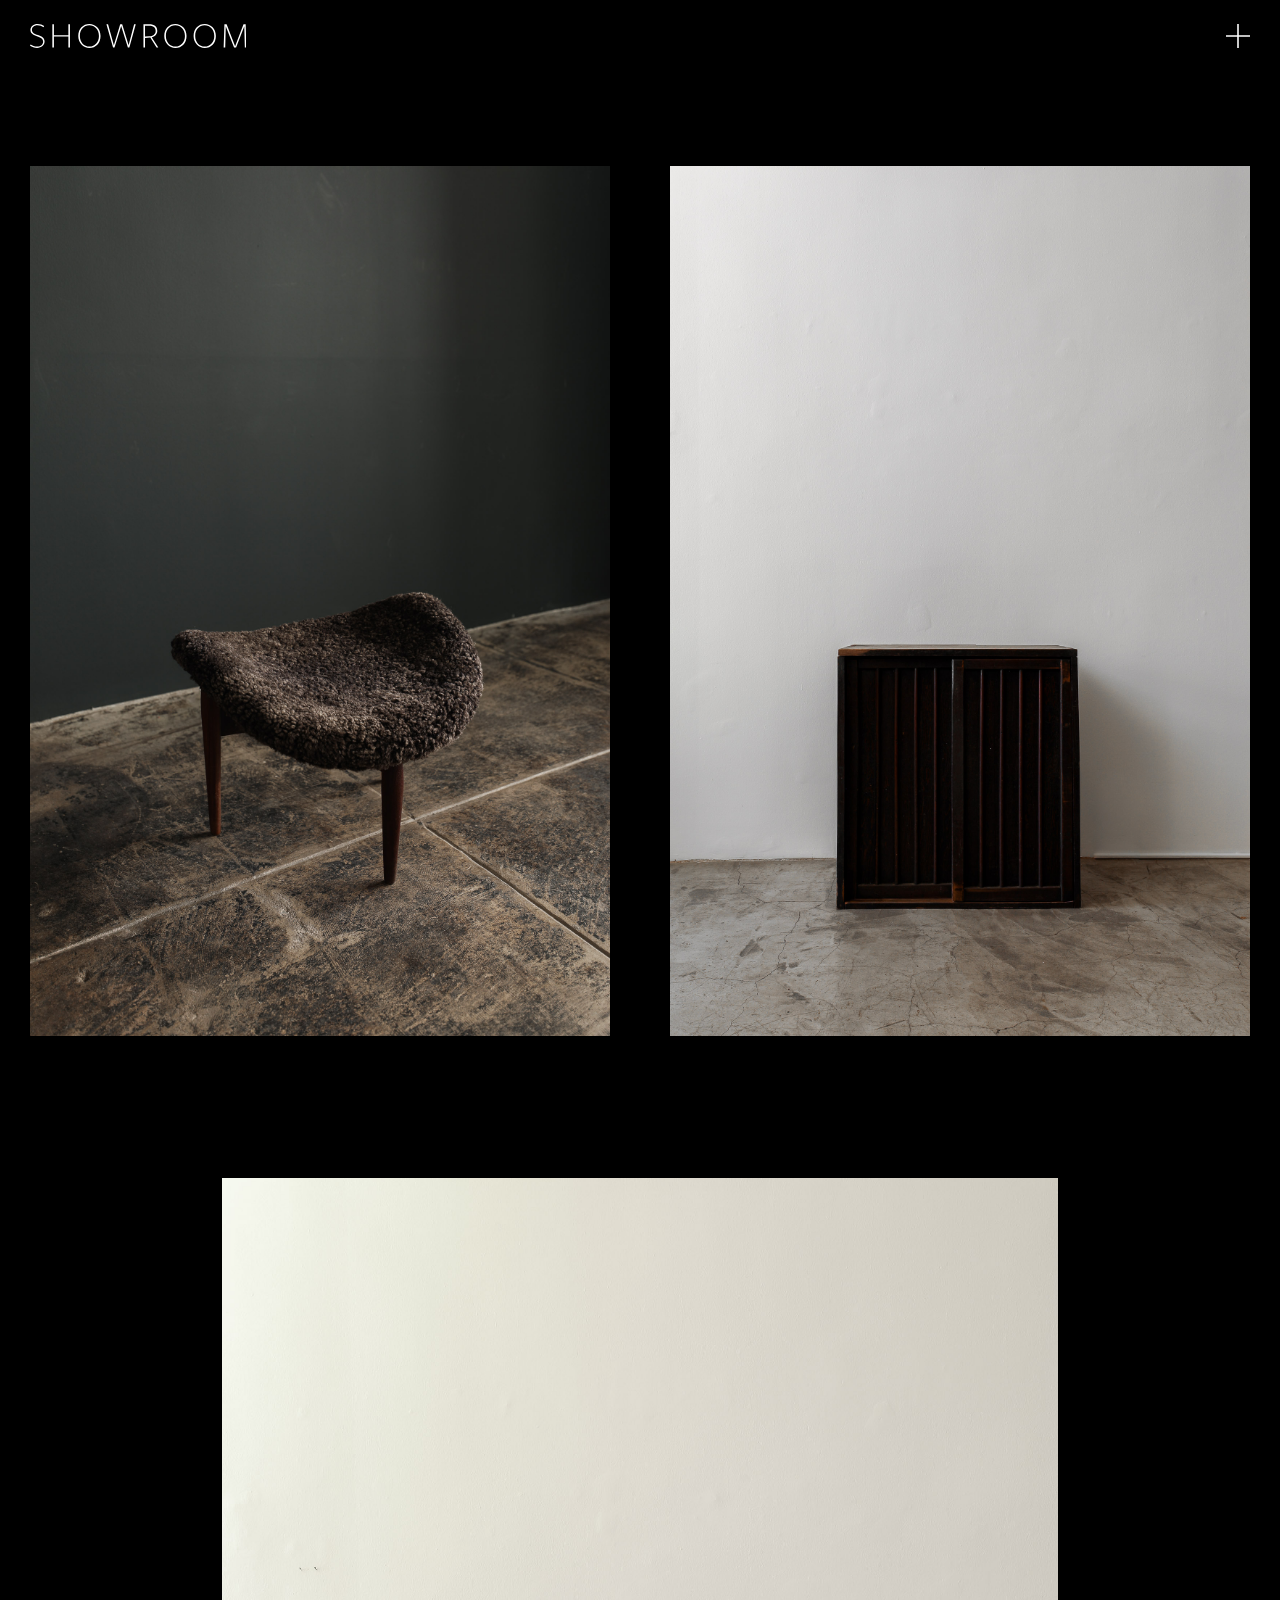
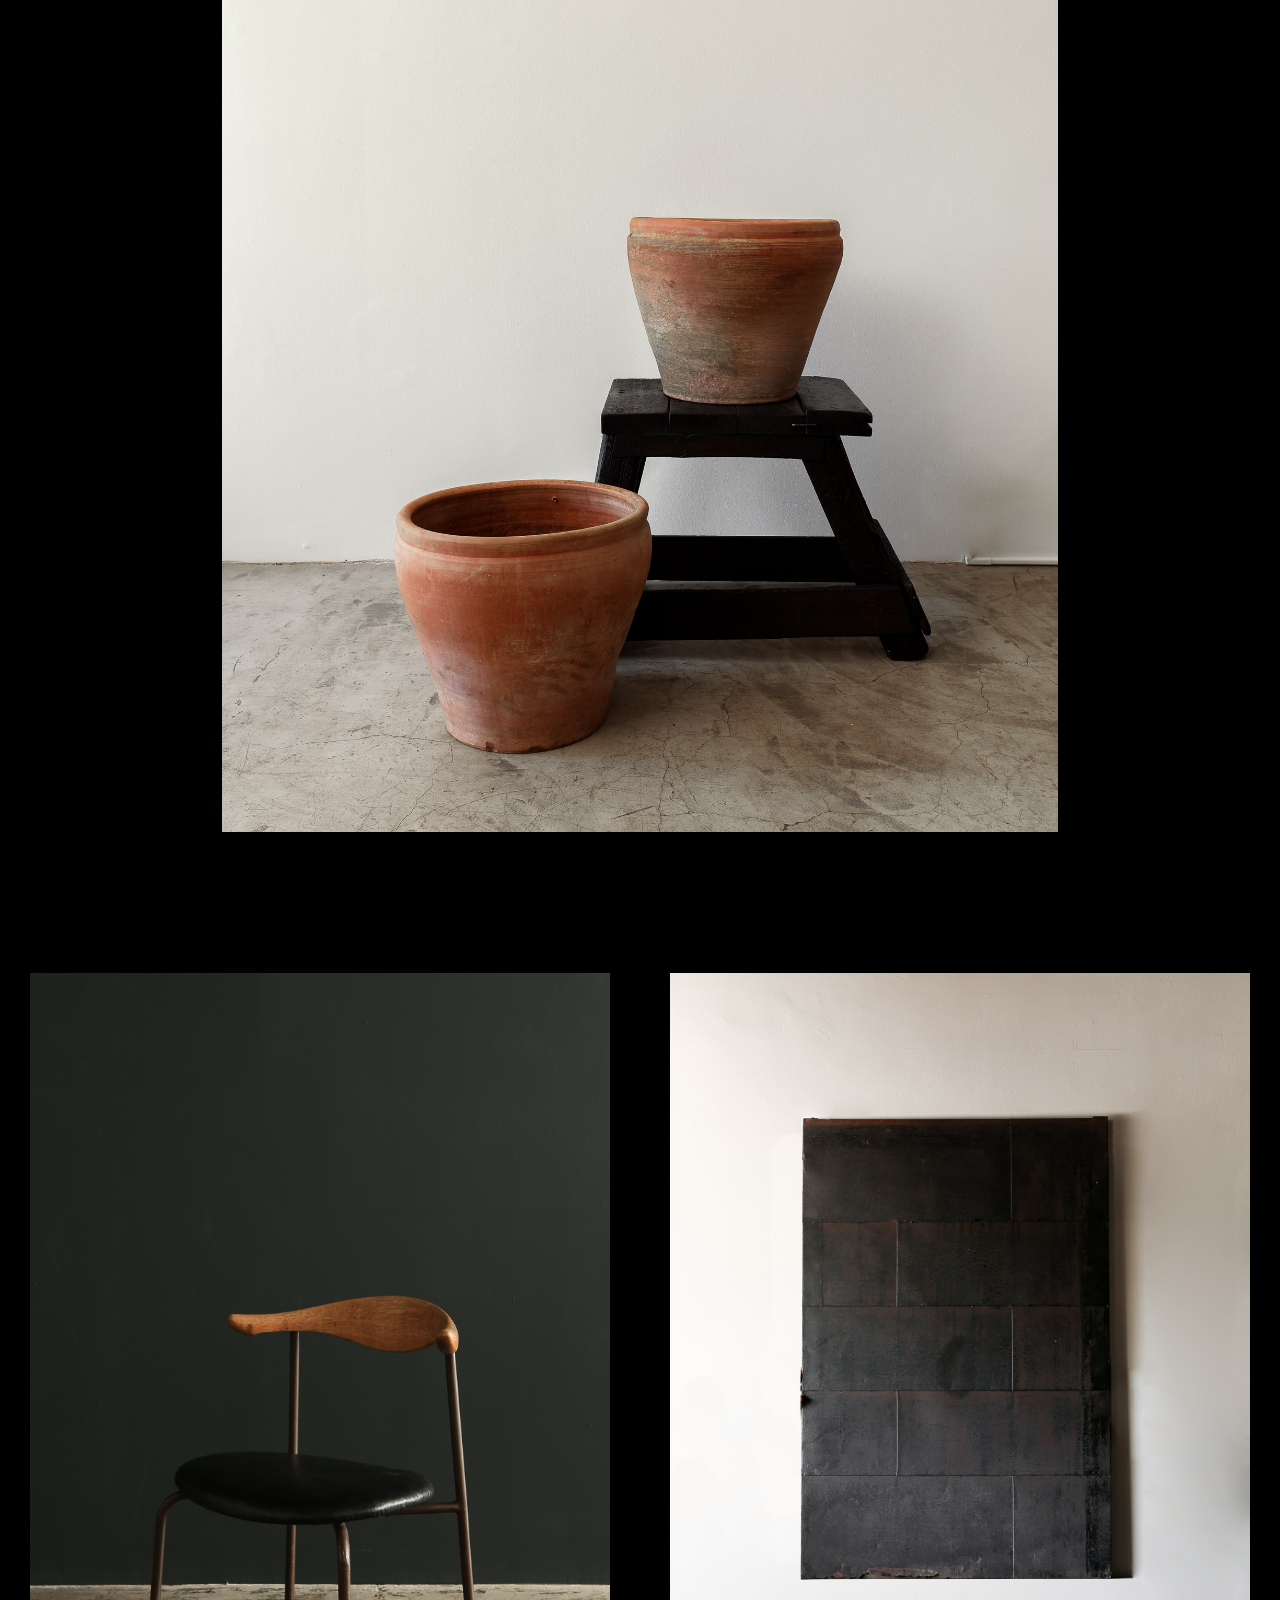
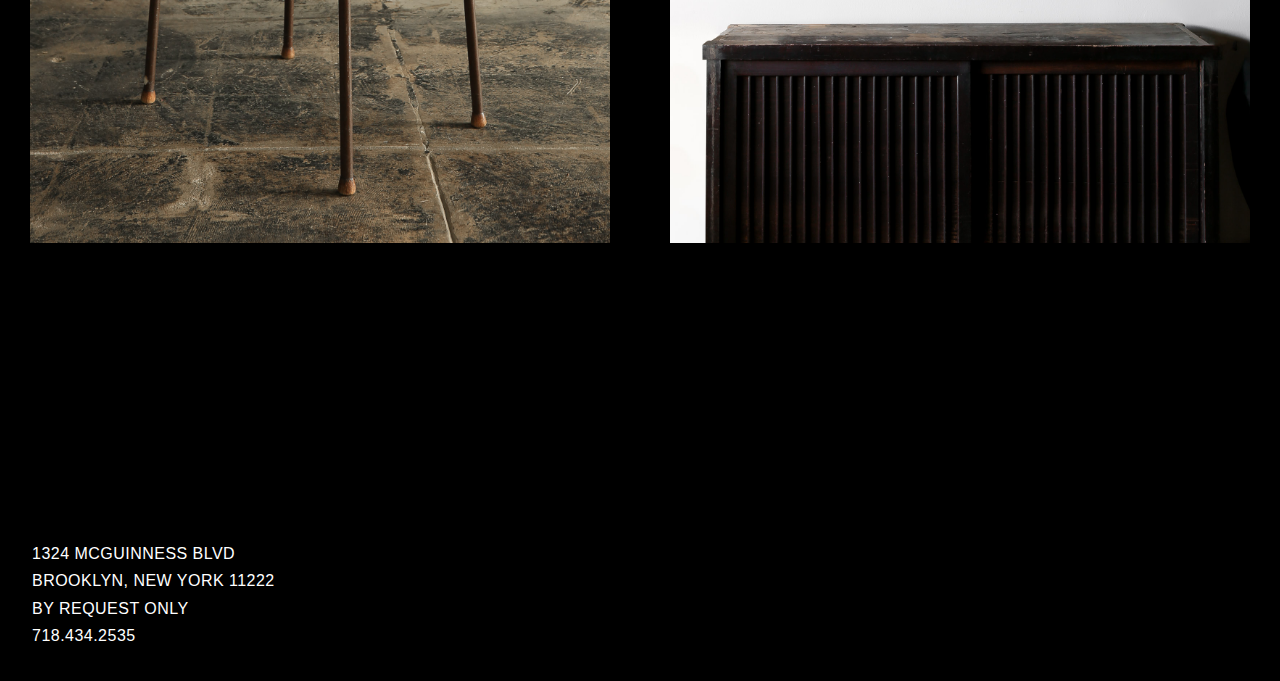
<file: index.html>
<!doctype html>
<html lang="en">

<head>
  <meta charset="utf-8">
  <title>Showroom</title>
  <meta name="viewport" content="width=device-width, initial-scale=1">
  <link rel="stylesheet" href="css/styles.css">
</head>

<body class="container">

  <header class="site-header">

    <div class="nav_container">

      <div class="row">

        <div class="logo">
            <a href="index.html">
              <?xml version="1.0" encoding="utf-8"?>
              <!-- Generator: Adobe Illustrator 24.1.0, SVG Export Plug-In . SVG Version: 6.00 Build 0)  -->
              <svg version="1.1" id="Layer_1" xmlns="http://www.w3.org/2000/svg" xmlns:xlink="http://www.w3.org/1999/xlink" x="0px" y="0px"
              	 viewBox="0 0 498.61 55.3" style="enable-background:new 0 0 498.61 55.3;" xml:space="preserve">
              <style type="text/css">
              	.st0{fill:#FFFFFF;}
              </style>
              <path class="st0" d="M30.27,40.87c0-7.18-6.24-10-14.28-12.65C8.64,25.74,1.03,22.49,1.03,13.85C1.03,5.99,7.95,0,17.27,0
              	c6.16,0,11.37,1.88,15.31,4.45l-1.37,3.16c-3.93-2.74-9.06-4.45-13.94-4.45C8.89,3.16,4.45,8.21,4.45,13.6
              	c0,6.5,5.99,9.06,13.94,11.8c7.61,2.57,15.22,5.9,15.22,15.13c0,8.29-7.1,14.62-17.27,14.62c-6.5,0-11.89-1.88-16.33-4.79l1.37-3.08
              	c4.02,2.74,9.24,4.7,15.13,4.7C24.8,51.99,30.27,46.86,30.27,40.87z"/>
              <path class="st0" d="M88.46,54.3V29.07H55.11V54.3h-3.59V0.85h3.59v25.05h33.35V0.85h3.59V54.3H88.46z"/>
              <path class="st0" d="M136.78,55.15c-14.11,0-25.57-11.46-25.57-27.53C111.21,11.03,122.16,0,136.95,0
              	c14.11,0,25.57,11.37,25.57,27.45C162.52,44.04,151.57,55.15,136.78,55.15z M136.7,3.16c-12.57,0-21.8,10-21.8,24.28
              	s9.58,24.54,22.15,24.54c12.57,0,21.81-10.09,21.81-24.37S149.27,3.16,136.7,3.16z"/>
              <path class="st0" d="M194.69,54.3h-3.33L176.13,0.85h3.68l13.42,47.88l14.62-47.88h4.53l14.88,47.88l12.66-47.88h3.76L228.89,54.3
              	h-3.33L210.08,4.7L194.69,54.3z"/>
              <path class="st0" d="M265.04,54.3h-3.59V0.85c0,0,12.23,0,12.65,0c13.34,0,19.15,5.99,19.15,15.13c0,8.04-6.24,12.83-12.83,14.62
              	l15.22,23.69h-4.02l-14.45-23l-12.14,0.77V54.3z M275.39,28.47c7.18-0.26,14.19-4.79,14.19-12.4s-5.3-11.97-15.9-11.97
              	c-0.43,0-8.64,0-8.64,0v24.71L275.39,28.47z"/>
              <path class="st0" d="M334.95,55.15c-14.11,0-25.57-11.46-25.57-27.53C309.39,11.03,320.33,0,335.12,0
              	c14.11,0,25.57,11.37,25.57,27.45C360.69,44.04,349.74,55.15,334.95,55.15z M334.87,3.16c-12.57,0-21.8,10-21.8,24.28
              	s9.58,24.54,22.15,24.54c12.57,0,21.81-10.09,21.81-24.37S347.44,3.16,334.87,3.16z"/>
              <path class="st0" d="M402.55,55.15c-14.11,0-25.57-11.46-25.57-27.53C376.98,11.03,387.92,0,402.72,0
              	c14.11,0,25.57,11.37,25.57,27.45C428.28,44.04,417.34,55.15,402.55,55.15z M402.46,3.16c-12.57,0-21.8,10-21.8,24.28
              	s9.58,24.54,22.15,24.54c12.57,0,21.81-10.09,21.81-24.37S415.03,3.16,402.46,3.16z"/>
              <path class="st0" d="M493.82,5.39l-18.98,49h-4.62L451.07,5.3l-1.2,49h-3.68l1.8-53.44h5.04l19.58,50.54l19.41-50.54h4.96
              	l1.62,53.44h-3.59L493.82,5.39z"/>
              </svg>
            </a>
        </div>

        <div class="plus">
          <?xml version="1.0" encoding="utf-8"?>
              <!-- Generator: Adobe Illustrator 24.1.0, SVG Export Plug-In . SVG Version: 6.00 Build 0)  -->
              <svg version="1.1" id="Layer_1" xmlns="http://www.w3.org/2000/svg" xmlns:xlink="http://www.w3.org/1999/xlink" x="0px" y="0px"
              	 viewBox="0 0 55.15 55.15" style="enable-background:new 0 0 55.15 55.15;" xml:space="preserve">
              <style type="text/css">
              	.st0{fill:#FFFFFF;}
              </style>
              <polygon class="st0" points="55.15,25.77 29.38,25.77 29.38,0 25.77,0 25.77,25.77 0,25.77 0,29.38 25.77,29.38 25.77,55.15
              	29.38,55.15 29.38,29.38 55.15,29.38 "/>
              </svg>
        </div>

        <div  id="nav_bar" class="nav_bar">
        <div class="dropdown uppercase">
            <a class= "grow" href="index.html">New</a>
            <a class= "grow" href="category.html">Category</a>
            <a class= "grow" href="contact.html">Contact</a>
            <a class= "grow" href="inquiry.html">Inquiry</a>
          </div>
        </div> <!--nav_bar-->

      </div>

    </div>

  </header>

  <div class="content">

      <div class="primary">

        <div class="lt_item photo">
            <a href="page1.html">
              <img class="lt_img imgs" src="images/stool.jpg" alt="stool">
            </a>
            <div class="project_meta">
              <h3>Ottoman Stool</h3>
              <h4>Jack Murfey</h4>
              <p>New York, 1988</p>
            </div>
         </div>

        <div class="rt_item photo">
            <a href="">
              <img class="rt_img imgs" src="images/chest.jpg" alt="stool">
            </a>
            <div class="project_meta">
              <h3>Tansu</h3>
              <h4>Japan</h4>
              <p>19th Century</p>
            </div>
        </div>
      </div>

      <div class="row_2">

        <div class="lt_r2_item photo">
            <a href="">
              <img class="lt_img imgs" src="images/pottery1.jpg" alt="stool">
            </a>
            <div class="project_meta">
              <h3>Terra Cotta Planters</h3>
              <h4>United Kingdom</h4>
              <p>1930's</p>
            </div>
         </div>

      </div>

      <div class="row_3">

        <div class="lt_r3_item photo">
            <a href="">
              <img class="lt_r3_img imgs" src="images/woodchair3.jpg" alt="stool">
            </a>
            <div class="project_meta">
              <h3>Hans Wegner Chair</h3>
              <h4>Denmark</h4>
              <p>1955</p>
            </div>
         </div>


         <div class="rt_r3_item photo">
             <a href="">
               <img class="rt_r3_img imgs" src="images/artsteel1.jpg" alt="stool">
             </a>
             <div class="project_meta">
               <h3>Art Piece</h3>
               <h4>Japan</h4>
               <p>18th Century</p>
             </div>
         </div>

      </div>

    <footer>
      <div class="information uppercase">
        <ul class="footer_information">
          <li class="address">
            1324 McGuinness Blvd <br>
            Brooklyn, New York 11222
          </li>
          <li class="request">
            By Request Only<br>
            718.434.2535
          </li>
        </ul>
      </div>
    </footer>

</div>

</body>
</html>
</file>
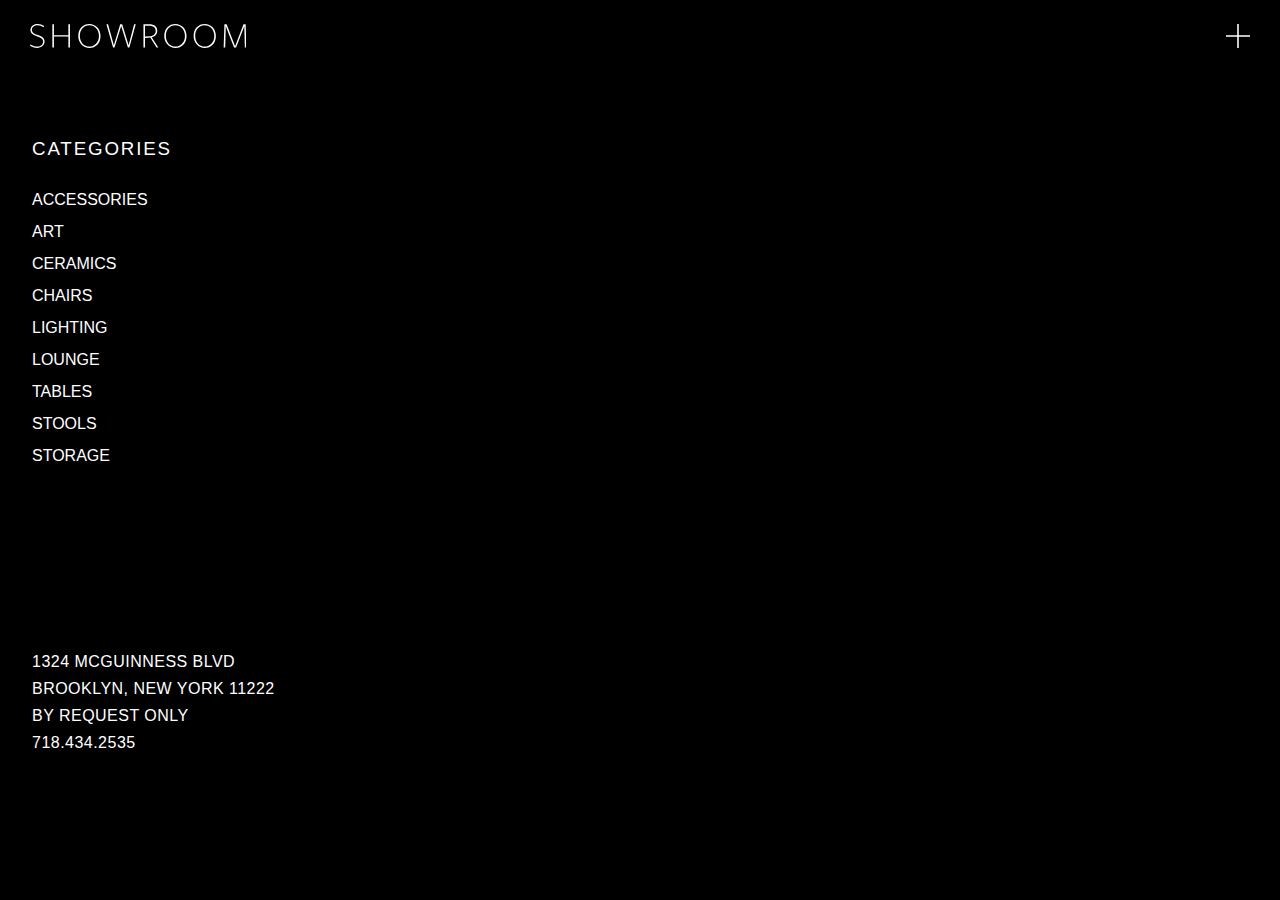
<file: category.html>
<!doctype html>
<html lang="en">

<head>
  <meta charset="utf-8">
  <title>Showroom</title>
  <meta name="viewport" content="width=device-width, initial-scale=1">
  <link rel="stylesheet" href="css/styles.css">
</head>

<body class="container">

    <header class="site-header">

        <div class="row">

          <div class="logo">
              <a href="index.html">
                <?xml version="1.0" encoding="utf-8"?>
                <!-- Generator: Adobe Illustrator 24.1.0, SVG Export Plug-In . SVG Version: 6.00 Build 0)  -->
                <svg version="1.1" id="Layer_1" xmlns="http://www.w3.org/2000/svg" xmlns:xlink="http://www.w3.org/1999/xlink" x="0px" y="0px"
                	 viewBox="0 0 498.61 55.3" style="enable-background:new 0 0 498.61 55.3;" xml:space="preserve">
                <style type="text/css">
                	.st0{fill:#FFFFFF;}
                </style>
                <path class="st0" d="M30.27,40.87c0-7.18-6.24-10-14.28-12.65C8.64,25.74,1.03,22.49,1.03,13.85C1.03,5.99,7.95,0,17.27,0
                	c6.16,0,11.37,1.88,15.31,4.45l-1.37,3.16c-3.93-2.74-9.06-4.45-13.94-4.45C8.89,3.16,4.45,8.21,4.45,13.6
                	c0,6.5,5.99,9.06,13.94,11.8c7.61,2.57,15.22,5.9,15.22,15.13c0,8.29-7.1,14.62-17.27,14.62c-6.5,0-11.89-1.88-16.33-4.79l1.37-3.08
                	c4.02,2.74,9.24,4.7,15.13,4.7C24.8,51.99,30.27,46.86,30.27,40.87z"/>
                <path class="st0" d="M88.46,54.3V29.07H55.11V54.3h-3.59V0.85h3.59v25.05h33.35V0.85h3.59V54.3H88.46z"/>
                <path class="st0" d="M136.78,55.15c-14.11,0-25.57-11.46-25.57-27.53C111.21,11.03,122.16,0,136.95,0
                	c14.11,0,25.57,11.37,25.57,27.45C162.52,44.04,151.57,55.15,136.78,55.15z M136.7,3.16c-12.57,0-21.8,10-21.8,24.28
                	s9.58,24.54,22.15,24.54c12.57,0,21.81-10.09,21.81-24.37S149.27,3.16,136.7,3.16z"/>
                <path class="st0" d="M194.69,54.3h-3.33L176.13,0.85h3.68l13.42,47.88l14.62-47.88h4.53l14.88,47.88l12.66-47.88h3.76L228.89,54.3
                	h-3.33L210.08,4.7L194.69,54.3z"/>
                <path class="st0" d="M265.04,54.3h-3.59V0.85c0,0,12.23,0,12.65,0c13.34,0,19.15,5.99,19.15,15.13c0,8.04-6.24,12.83-12.83,14.62
                	l15.22,23.69h-4.02l-14.45-23l-12.14,0.77V54.3z M275.39,28.47c7.18-0.26,14.19-4.79,14.19-12.4s-5.3-11.97-15.9-11.97
                	c-0.43,0-8.64,0-8.64,0v24.71L275.39,28.47z"/>
                <path class="st0" d="M334.95,55.15c-14.11,0-25.57-11.46-25.57-27.53C309.39,11.03,320.33,0,335.12,0
                	c14.11,0,25.57,11.37,25.57,27.45C360.69,44.04,349.74,55.15,334.95,55.15z M334.87,3.16c-12.57,0-21.8,10-21.8,24.28
                	s9.58,24.54,22.15,24.54c12.57,0,21.81-10.09,21.81-24.37S347.44,3.16,334.87,3.16z"/>
                <path class="st0" d="M402.55,55.15c-14.11,0-25.57-11.46-25.57-27.53C376.98,11.03,387.92,0,402.72,0
                	c14.11,0,25.57,11.37,25.57,27.45C428.28,44.04,417.34,55.15,402.55,55.15z M402.46,3.16c-12.57,0-21.8,10-21.8,24.28
                	s9.58,24.54,22.15,24.54c12.57,0,21.81-10.09,21.81-24.37S415.03,3.16,402.46,3.16z"/>
                <path class="st0" d="M493.82,5.39l-18.98,49h-4.62L451.07,5.3l-1.2,49h-3.68l1.8-53.44h5.04l19.58,50.54l19.41-50.54h4.96
                	l1.62,53.44h-3.59L493.82,5.39z"/>
                </svg>
                </a>
          </div> <!--logo-->




          <div class="plus">
            <?xml version="1.0" encoding="utf-8"?>
                <!-- Generator: Adobe Illustrator 24.1.0, SVG Export Plug-In . SVG Version: 6.00 Build 0)  -->
                <svg version="1.1" id="Layer_1" xmlns="http://www.w3.org/2000/svg" xmlns:xlink="http://www.w3.org/1999/xlink" x="0px" y="0px"
                	 viewBox="0 0 55.15 55.15" style="enable-background:new 0 0 55.15 55.15;" xml:space="preserve">
                <style type="text/css">
                	.st0{fill:#FFFFFF;}
                </style>
                <polygon class="st0" points="55.15,25.77 29.38,25.77 29.38,0 25.77,0 25.77,25.77 0,25.77 0,29.38 25.77,29.38 25.77,55.15
                	29.38,55.15 29.38,29.38 55.15,29.38 "/>
                </svg>
          </div> <!--plus-->

          <div  id="nav_bar" class="nav_bar">
          <div class="dropdown uppercase">
              <a  href="index.html">New</a>
              <a  href="category.html">Category</a>
              <a  href="contact.html">Contact</a>
              <a  href="inquiry.html">Inquiry</a>
            </div>
          </div> <!--nav_bar-->
</div>




    </header>

    <div class="category_content uppercase">
      <h3>Categories</h3>
      <div class="categories">
      <a class= "links" href="/">Accessories</a><br>
      <a class= "links" href="/">Art</a><br>
      <a class= "links" href="/">Ceramics</a><br>
      <a class= "links" href="/">Chairs</a><br>
      <a class= "links" href="/">Lighting</a><br>
      <a class= "links" href="/">Lounge</a><br>
      <a class= "links" href="/">Tables</a><br>
      <a class= "links" href="/">Stools</a><br>
      <a class= "links" href="/">Storage</a><br>
    </div>
    </div>

    <footer>
      <div class="information uppercase">
        <ul class="footer_information">
          <li class="address">
            1324 McGuinness Blvd <br>
            Brooklyn, New York 11222
          </li>
          <li class="request">
            By Request Only<br>
            718.434.2535
          </li>
        </ul>
      </div>
    </footer>

</body>
</html>
</file>
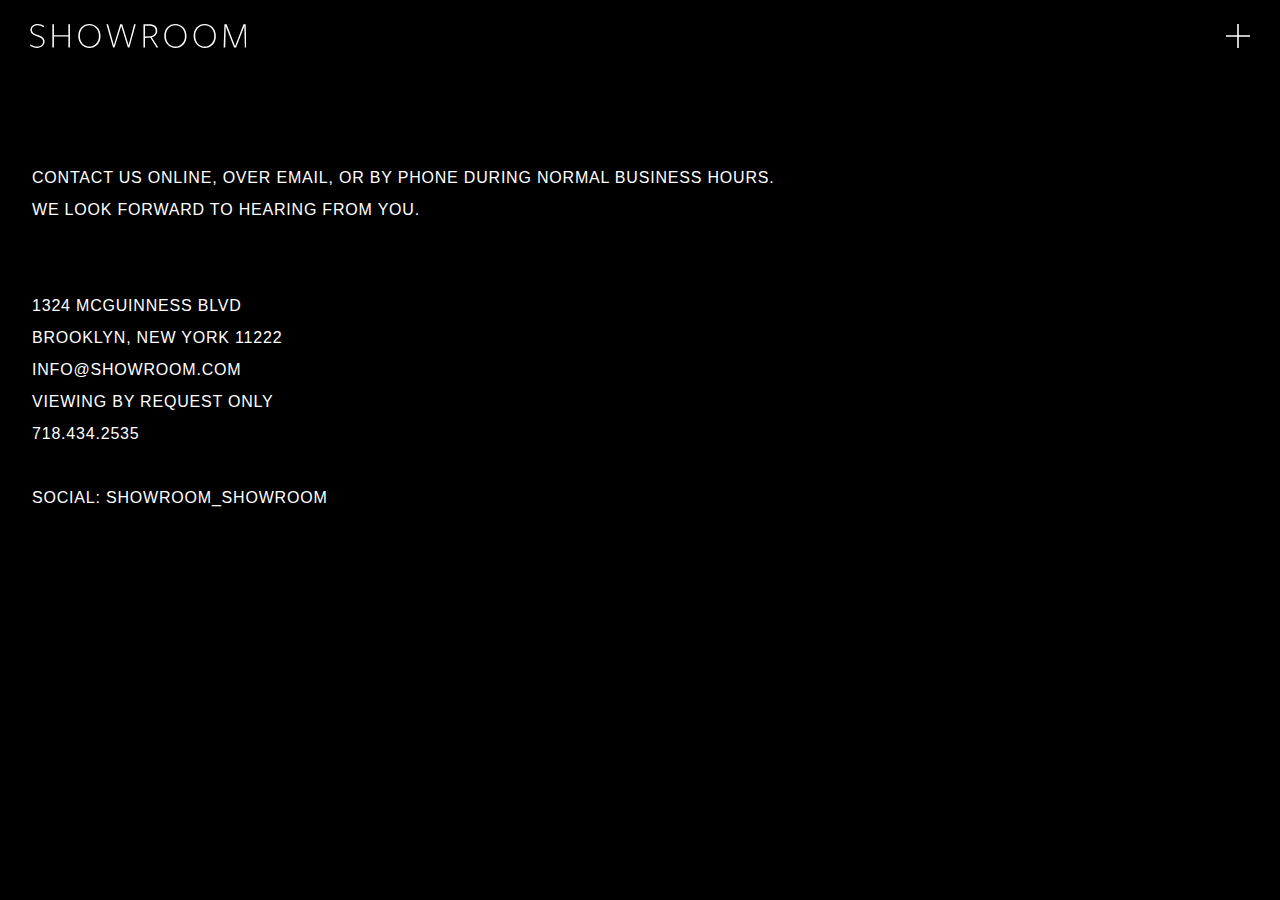
<file: contact.html>
<!doctype html>
<html lang="en">

<head>
  <meta charset="utf-8">
  <title>Showroom</title>
  <meta name="viewport" content="width=device-width, initial-scale=1">
  <link rel="stylesheet" href="css/styles.css">
</head>

<body class="container">

    <header class="site-header">

        <div class="row">

          <div class="logo">
              <a href="index.html">
                <?xml version="1.0" encoding="utf-8"?>
                <!-- Generator: Adobe Illustrator 24.1.0, SVG Export Plug-In . SVG Version: 6.00 Build 0)  -->
                <svg version="1.1" id="Layer_1" xmlns="http://www.w3.org/2000/svg" xmlns:xlink="http://www.w3.org/1999/xlink" x="0px" y="0px"
                	 viewBox="0 0 498.61 55.3" style="enable-background:new 0 0 498.61 55.3;" xml:space="preserve">
                <style type="text/css">
                	.st0{fill:#FFFFFF;}
                </style>
                <path class="st0" d="M30.27,40.87c0-7.18-6.24-10-14.28-12.65C8.64,25.74,1.03,22.49,1.03,13.85C1.03,5.99,7.95,0,17.27,0
                	c6.16,0,11.37,1.88,15.31,4.45l-1.37,3.16c-3.93-2.74-9.06-4.45-13.94-4.45C8.89,3.16,4.45,8.21,4.45,13.6
                	c0,6.5,5.99,9.06,13.94,11.8c7.61,2.57,15.22,5.9,15.22,15.13c0,8.29-7.1,14.62-17.27,14.62c-6.5,0-11.89-1.88-16.33-4.79l1.37-3.08
                	c4.02,2.74,9.24,4.7,15.13,4.7C24.8,51.99,30.27,46.86,30.27,40.87z"/>
                <path class="st0" d="M88.46,54.3V29.07H55.11V54.3h-3.59V0.85h3.59v25.05h33.35V0.85h3.59V54.3H88.46z"/>
                <path class="st0" d="M136.78,55.15c-14.11,0-25.57-11.46-25.57-27.53C111.21,11.03,122.16,0,136.95,0
                	c14.11,0,25.57,11.37,25.57,27.45C162.52,44.04,151.57,55.15,136.78,55.15z M136.7,3.16c-12.57,0-21.8,10-21.8,24.28
                	s9.58,24.54,22.15,24.54c12.57,0,21.81-10.09,21.81-24.37S149.27,3.16,136.7,3.16z"/>
                <path class="st0" d="M194.69,54.3h-3.33L176.13,0.85h3.68l13.42,47.88l14.62-47.88h4.53l14.88,47.88l12.66-47.88h3.76L228.89,54.3
                	h-3.33L210.08,4.7L194.69,54.3z"/>
                <path class="st0" d="M265.04,54.3h-3.59V0.85c0,0,12.23,0,12.65,0c13.34,0,19.15,5.99,19.15,15.13c0,8.04-6.24,12.83-12.83,14.62
                	l15.22,23.69h-4.02l-14.45-23l-12.14,0.77V54.3z M275.39,28.47c7.18-0.26,14.19-4.79,14.19-12.4s-5.3-11.97-15.9-11.97
                	c-0.43,0-8.64,0-8.64,0v24.71L275.39,28.47z"/>
                <path class="st0" d="M334.95,55.15c-14.11,0-25.57-11.46-25.57-27.53C309.39,11.03,320.33,0,335.12,0
                	c14.11,0,25.57,11.37,25.57,27.45C360.69,44.04,349.74,55.15,334.95,55.15z M334.87,3.16c-12.57,0-21.8,10-21.8,24.28
                	s9.58,24.54,22.15,24.54c12.57,0,21.81-10.09,21.81-24.37S347.44,3.16,334.87,3.16z"/>
                <path class="st0" d="M402.55,55.15c-14.11,0-25.57-11.46-25.57-27.53C376.98,11.03,387.92,0,402.72,0
                	c14.11,0,25.57,11.37,25.57,27.45C428.28,44.04,417.34,55.15,402.55,55.15z M402.46,3.16c-12.57,0-21.8,10-21.8,24.28
                	s9.58,24.54,22.15,24.54c12.57,0,21.81-10.09,21.81-24.37S415.03,3.16,402.46,3.16z"/>
                <path class="st0" d="M493.82,5.39l-18.98,49h-4.62L451.07,5.3l-1.2,49h-3.68l1.8-53.44h5.04l19.58,50.54l19.41-50.54h4.96
                	l1.62,53.44h-3.59L493.82,5.39z"/>
                </svg>
                </a>
          </div> <!--logo-->




          <div class="plus">
            <?xml version="1.0" encoding="utf-8"?>
                <!-- Generator: Adobe Illustrator 24.1.0, SVG Export Plug-In . SVG Version: 6.00 Build 0)  -->
                <svg version="1.1" id="Layer_1" xmlns="http://www.w3.org/2000/svg" xmlns:xlink="http://www.w3.org/1999/xlink" x="0px" y="0px"
                	 viewBox="0 0 55.15 55.15" style="enable-background:new 0 0 55.15 55.15;" xml:space="preserve">
                <style type="text/css">
                	.st0{fill:#FFFFFF;}
                </style>
                <polygon class="st0" points="55.15,25.77 29.38,25.77 29.38,0 25.77,0 25.77,25.77 0,25.77 0,29.38 25.77,29.38 25.77,55.15
                	29.38,55.15 29.38,29.38 55.15,29.38 "/>
                </svg>
          </div> <!--plus-->

          <div  id="nav_bar" class="nav_bar">
          <div class="dropdown uppercase">
              <a href="index.html">New</a>
              <a href="category.html">Category</a>
              <a href="contact.html">Contact</a>
              <a href="inquiry.html">Inquiry</a>
            </div>
          </div> <!--nav_bar-->
</div>
    </header>

    <div class="contact_content uppercase">
            Contact us online, over email, or by phone during normal business hours.<br> We look forward to hearing from you.<br><br><br>
            1324 McGuinness Blvd <br>
            Brooklyn, New York 11222<br>
            info@showroom.com<br>
            Viewing By Request Only<br>
            718.434.2535<br><br>
            social: showroom_showroom
      </div>
    </div>
</body>
</html>
</file>
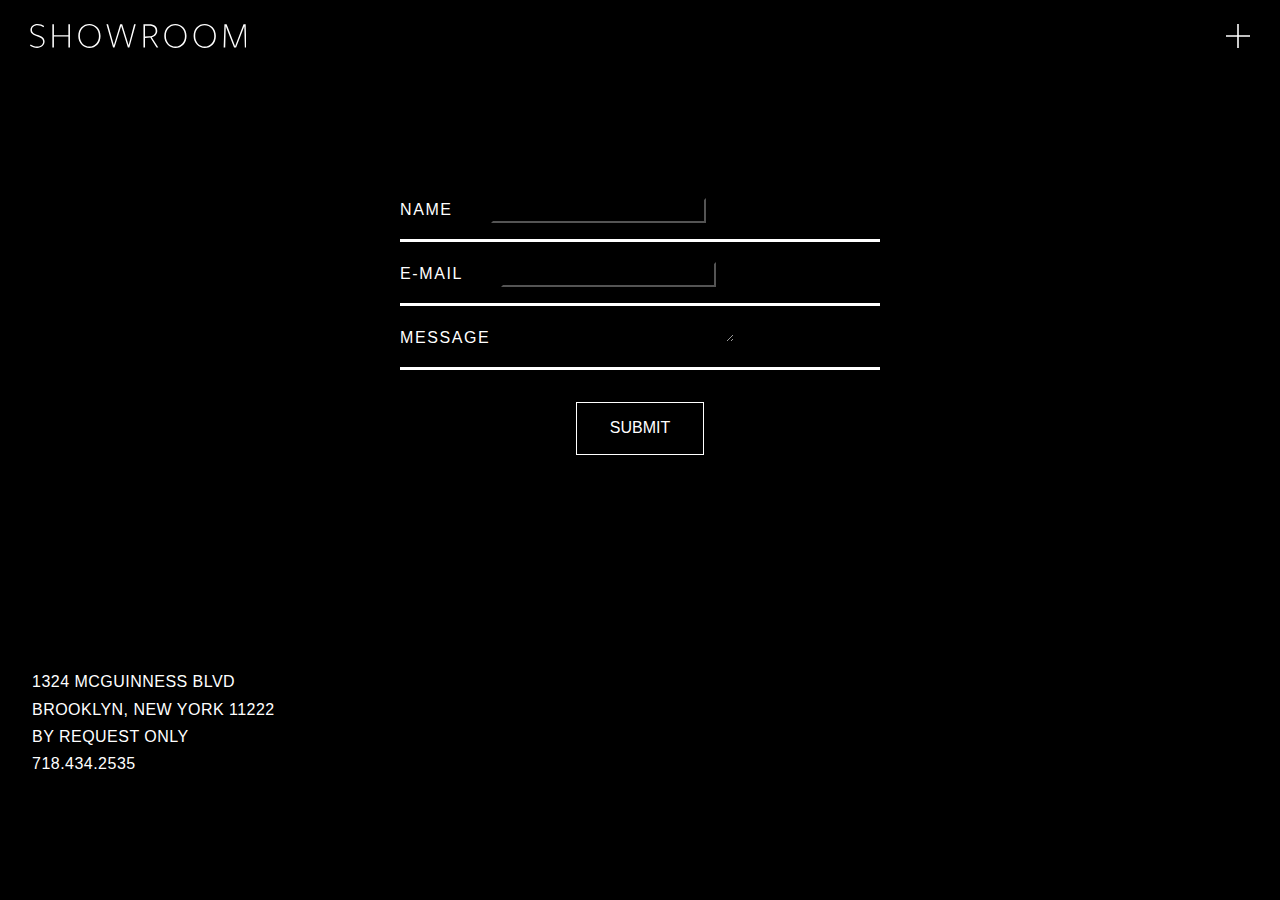
<file: inquiry.html>
<!doctype html>
<html lang="en">

<head>
  <meta charset="utf-8">
  <title>Showroom</title>
  <meta name="viewport" content="width=device-width, initial-scale=1">
  <link rel="stylesheet" href="css/styles.css">
</head>

<body class="container">

    <header class="site-header">

        <div class="row">

          <div class="logo">
              <a href="index.html">
                <?xml version="1.0" encoding="utf-8"?>
                <!-- Generator: Adobe Illustrator 24.1.0, SVG Export Plug-In . SVG Version: 6.00 Build 0)  -->
                <svg version="1.1" id="Layer_1" xmlns="http://www.w3.org/2000/svg" xmlns:xlink="http://www.w3.org/1999/xlink" x="0px" y="0px"
                	 viewBox="0 0 498.61 55.3" style="enable-background:new 0 0 498.61 55.3;" xml:space="preserve">
                <style type="text/css">
                	.st0{fill:#FFFFFF;}
                </style>
                <path class="st0" d="M30.27,40.87c0-7.18-6.24-10-14.28-12.65C8.64,25.74,1.03,22.49,1.03,13.85C1.03,5.99,7.95,0,17.27,0
                	c6.16,0,11.37,1.88,15.31,4.45l-1.37,3.16c-3.93-2.74-9.06-4.45-13.94-4.45C8.89,3.16,4.45,8.21,4.45,13.6
                	c0,6.5,5.99,9.06,13.94,11.8c7.61,2.57,15.22,5.9,15.22,15.13c0,8.29-7.1,14.62-17.27,14.62c-6.5,0-11.89-1.88-16.33-4.79l1.37-3.08
                	c4.02,2.74,9.24,4.7,15.13,4.7C24.8,51.99,30.27,46.86,30.27,40.87z"/>
                <path class="st0" d="M88.46,54.3V29.07H55.11V54.3h-3.59V0.85h3.59v25.05h33.35V0.85h3.59V54.3H88.46z"/>
                <path class="st0" d="M136.78,55.15c-14.11,0-25.57-11.46-25.57-27.53C111.21,11.03,122.16,0,136.95,0
                	c14.11,0,25.57,11.37,25.57,27.45C162.52,44.04,151.57,55.15,136.78,55.15z M136.7,3.16c-12.57,0-21.8,10-21.8,24.28
                	s9.58,24.54,22.15,24.54c12.57,0,21.81-10.09,21.81-24.37S149.27,3.16,136.7,3.16z"/>
                <path class="st0" d="M194.69,54.3h-3.33L176.13,0.85h3.68l13.42,47.88l14.62-47.88h4.53l14.88,47.88l12.66-47.88h3.76L228.89,54.3
                	h-3.33L210.08,4.7L194.69,54.3z"/>
                <path class="st0" d="M265.04,54.3h-3.59V0.85c0,0,12.23,0,12.65,0c13.34,0,19.15,5.99,19.15,15.13c0,8.04-6.24,12.83-12.83,14.62
                	l15.22,23.69h-4.02l-14.45-23l-12.14,0.77V54.3z M275.39,28.47c7.18-0.26,14.19-4.79,14.19-12.4s-5.3-11.97-15.9-11.97
                	c-0.43,0-8.64,0-8.64,0v24.71L275.39,28.47z"/>
                <path class="st0" d="M334.95,55.15c-14.11,0-25.57-11.46-25.57-27.53C309.39,11.03,320.33,0,335.12,0
                	c14.11,0,25.57,11.37,25.57,27.45C360.69,44.04,349.74,55.15,334.95,55.15z M334.87,3.16c-12.57,0-21.8,10-21.8,24.28
                	s9.58,24.54,22.15,24.54c12.57,0,21.81-10.09,21.81-24.37S347.44,3.16,334.87,3.16z"/>
                <path class="st0" d="M402.55,55.15c-14.11,0-25.57-11.46-25.57-27.53C376.98,11.03,387.92,0,402.72,0
                	c14.11,0,25.57,11.37,25.57,27.45C428.28,44.04,417.34,55.15,402.55,55.15z M402.46,3.16c-12.57,0-21.8,10-21.8,24.28
                	s9.58,24.54,22.15,24.54c12.57,0,21.81-10.09,21.81-24.37S415.03,3.16,402.46,3.16z"/>
                <path class="st0" d="M493.82,5.39l-18.98,49h-4.62L451.07,5.3l-1.2,49h-3.68l1.8-53.44h5.04l19.58,50.54l19.41-50.54h4.96
                	l1.62,53.44h-3.59L493.82,5.39z"/>
                </svg>
                </a>
          </div> <!--logo-->




          <div class="plus">
            <?xml version="1.0" encoding="utf-8"?>
                <!-- Generator: Adobe Illustrator 24.1.0, SVG Export Plug-In . SVG Version: 6.00 Build 0)  -->
                <svg version="1.1" id="Layer_1" xmlns="http://www.w3.org/2000/svg" xmlns:xlink="http://www.w3.org/1999/xlink" x="0px" y="0px"
                	 viewBox="0 0 55.15 55.15" style="enable-background:new 0 0 55.15 55.15;" xml:space="preserve">
                <style type="text/css">
                	.st0{fill:#FFFFFF;}
                </style>
                <polygon class="st0" points="55.15,25.77 29.38,25.77 29.38,0 25.77,0 25.77,25.77 0,25.77 0,29.38 25.77,29.38 25.77,55.15
                	29.38,55.15 29.38,29.38 55.15,29.38 "/>
                </svg>
          </div> <!--plus-->

          <div  id="nav_bar" class="nav_bar">
          <div class="dropdown uppercase">
              <a href="index.html">New</a>
              <a href="category.html">Category</a>
              <a href="contact.html">Contact</a>
              <a href="inquiry.html">Inquiry</a>
            </div>
          </div> <!--nav_bar-->
</div>
  </header>

  <form action="/my-handling-form-page" method="post">

 <ul class="inquiry_form uppercase">
  <li>
    <label for="name">Name</label>
    <input type="text" id="name" name="user_name">
  </li>
  <li>
    <label for="mail">E-mail</label>
    <input type="email" id="mail" name="user_mail">
  </li>
  <li>
    <label for="msg">Message</label>
    <textarea id="msg" name="user_message"></textarea>
  </li>
  <div>
    <input class="form_button uppercase" type="submit" value="Submit">
  </div>
 </ul>

</form>


    <footer>
      <div class="information uppercase">
        <ul class="footer_information">
          <li class="address">
            1324 McGuinness Blvd <br>
            Brooklyn, New York 11222
          </li>
          <li class="request">
            By Request Only<br>
            718.434.2535
          </li>
        </ul>
      </div>
    </footer>


</body>
</html>
</file>
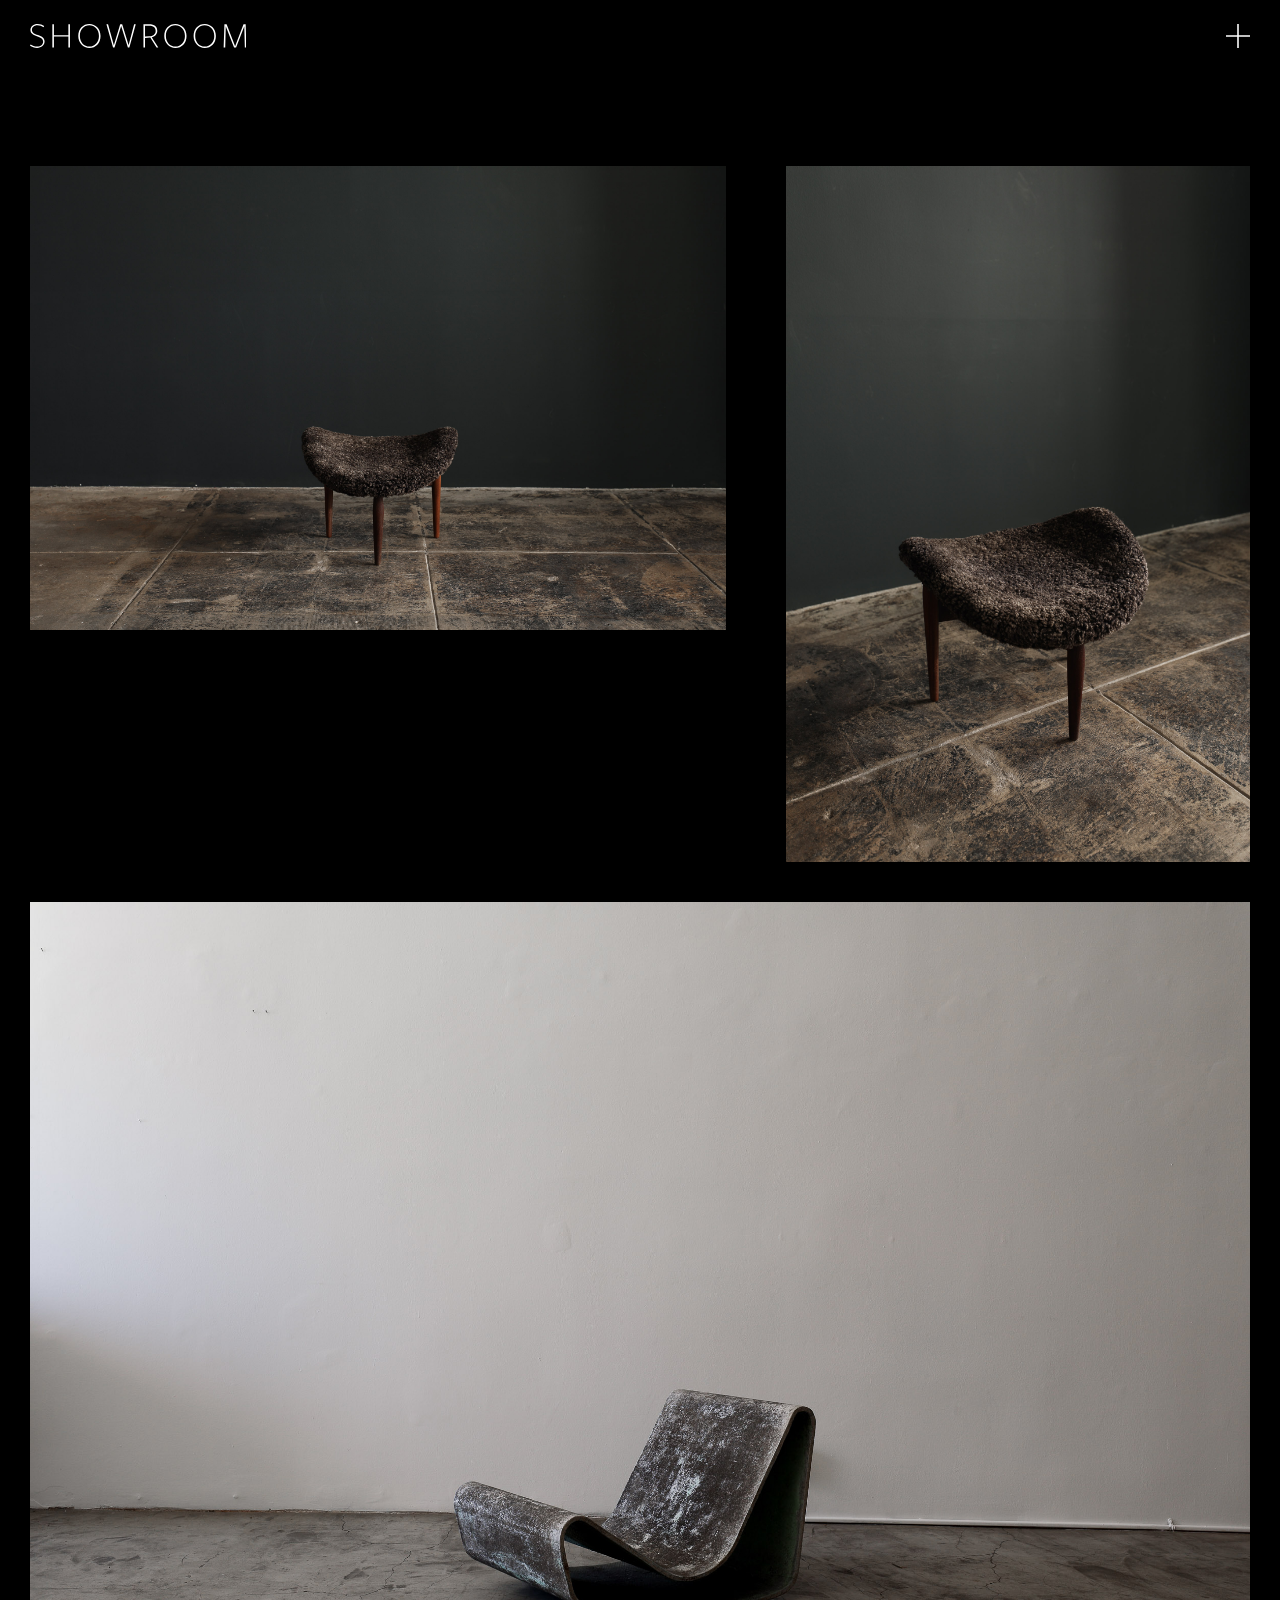
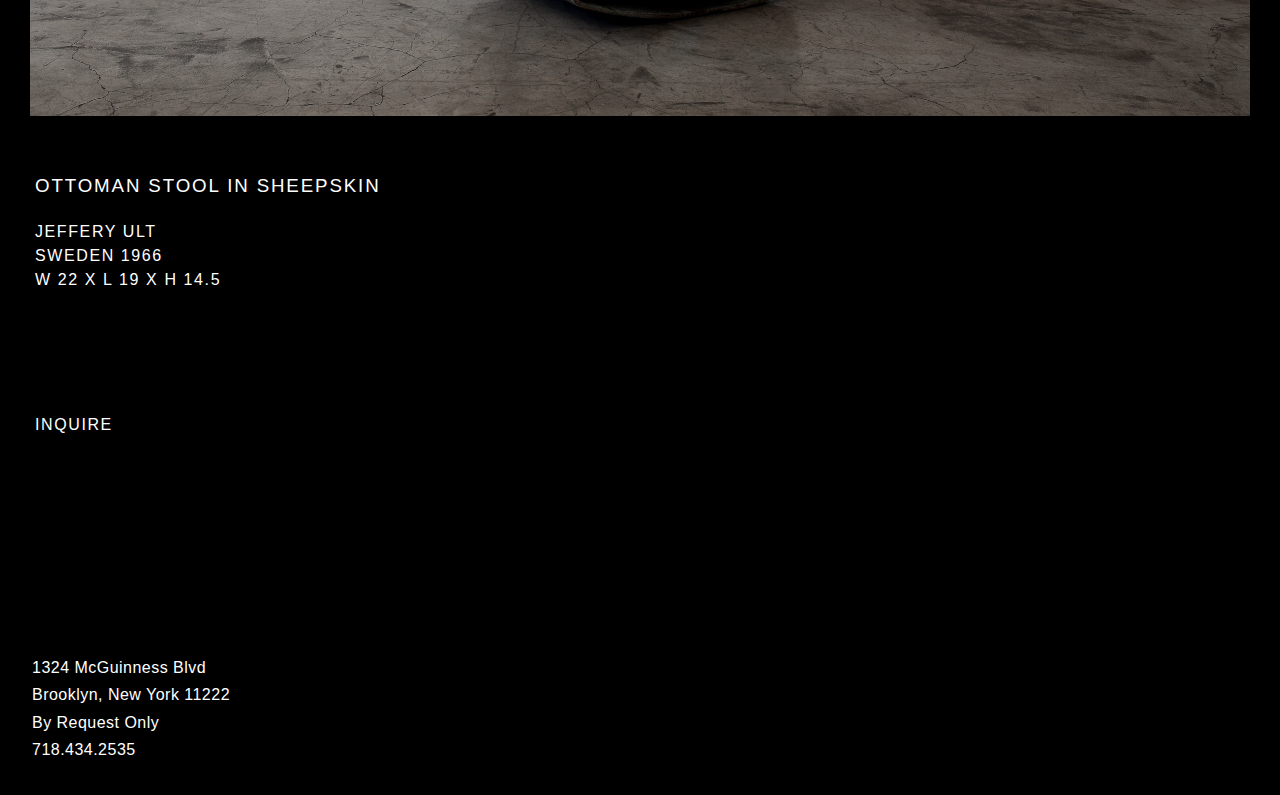
<file: page1.html>
<!doctype html>
<html lang="en">

<head>
  <meta charset="utf-8">
  <title>Showroom</title>
  <meta name="viewport" content="width=device-width, initial-scale=1">
  <link rel="stylesheet" href="css/styles.css">
</head>

<body class="container">

    <header class="site-header">

        <div class="row">

          <div class="logo">
              <a href="index.html">
                <?xml version="1.0" encoding="utf-8"?>
                <!-- Generator: Adobe Illustrator 24.1.0, SVG Export Plug-In . SVG Version: 6.00 Build 0)  -->
                <svg version="1.1" id="Layer_1" xmlns="http://www.w3.org/2000/svg" xmlns:xlink="http://www.w3.org/1999/xlink" x="0px" y="0px"
                	 viewBox="0 0 498.61 55.3" style="enable-background:new 0 0 498.61 55.3;" xml:space="preserve">
                <style type="text/css">
                	.st0{fill:#FFFFFF;}
                </style>
                <path class="st0" d="M30.27,40.87c0-7.18-6.24-10-14.28-12.65C8.64,25.74,1.03,22.49,1.03,13.85C1.03,5.99,7.95,0,17.27,0
                	c6.16,0,11.37,1.88,15.31,4.45l-1.37,3.16c-3.93-2.74-9.06-4.45-13.94-4.45C8.89,3.16,4.45,8.21,4.45,13.6
                	c0,6.5,5.99,9.06,13.94,11.8c7.61,2.57,15.22,5.9,15.22,15.13c0,8.29-7.1,14.62-17.27,14.62c-6.5,0-11.89-1.88-16.33-4.79l1.37-3.08
                	c4.02,2.74,9.24,4.7,15.13,4.7C24.8,51.99,30.27,46.86,30.27,40.87z"/>
                <path class="st0" d="M88.46,54.3V29.07H55.11V54.3h-3.59V0.85h3.59v25.05h33.35V0.85h3.59V54.3H88.46z"/>
                <path class="st0" d="M136.78,55.15c-14.11,0-25.57-11.46-25.57-27.53C111.21,11.03,122.16,0,136.95,0
                	c14.11,0,25.57,11.37,25.57,27.45C162.52,44.04,151.57,55.15,136.78,55.15z M136.7,3.16c-12.57,0-21.8,10-21.8,24.28
                	s9.58,24.54,22.15,24.54c12.57,0,21.81-10.09,21.81-24.37S149.27,3.16,136.7,3.16z"/>
                <path class="st0" d="M194.69,54.3h-3.33L176.13,0.85h3.68l13.42,47.88l14.62-47.88h4.53l14.88,47.88l12.66-47.88h3.76L228.89,54.3
                	h-3.33L210.08,4.7L194.69,54.3z"/>
                <path class="st0" d="M265.04,54.3h-3.59V0.85c0,0,12.23,0,12.65,0c13.34,0,19.15,5.99,19.15,15.13c0,8.04-6.24,12.83-12.83,14.62
                	l15.22,23.69h-4.02l-14.45-23l-12.14,0.77V54.3z M275.39,28.47c7.18-0.26,14.19-4.79,14.19-12.4s-5.3-11.97-15.9-11.97
                	c-0.43,0-8.64,0-8.64,0v24.71L275.39,28.47z"/>
                <path class="st0" d="M334.95,55.15c-14.11,0-25.57-11.46-25.57-27.53C309.39,11.03,320.33,0,335.12,0
                	c14.11,0,25.57,11.37,25.57,27.45C360.69,44.04,349.74,55.15,334.95,55.15z M334.87,3.16c-12.57,0-21.8,10-21.8,24.28
                	s9.58,24.54,22.15,24.54c12.57,0,21.81-10.09,21.81-24.37S347.44,3.16,334.87,3.16z"/>
                <path class="st0" d="M402.55,55.15c-14.11,0-25.57-11.46-25.57-27.53C376.98,11.03,387.92,0,402.72,0
                	c14.11,0,25.57,11.37,25.57,27.45C428.28,44.04,417.34,55.15,402.55,55.15z M402.46,3.16c-12.57,0-21.8,10-21.8,24.28
                	s9.58,24.54,22.15,24.54c12.57,0,21.81-10.09,21.81-24.37S415.03,3.16,402.46,3.16z"/>
                <path class="st0" d="M493.82,5.39l-18.98,49h-4.62L451.07,5.3l-1.2,49h-3.68l1.8-53.44h5.04l19.58,50.54l19.41-50.54h4.96
                	l1.62,53.44h-3.59L493.82,5.39z"/>
                </svg>
                </a>
          </div> <!--logo-->




          <div class="plus">
            <?xml version="1.0" encoding="utf-8"?>
                <!-- Generator: Adobe Illustrator 24.1.0, SVG Export Plug-In . SVG Version: 6.00 Build 0)  -->
                <svg version="1.1" id="Layer_1" xmlns="http://www.w3.org/2000/svg" xmlns:xlink="http://www.w3.org/1999/xlink" x="0px" y="0px"
                	 viewBox="0 0 55.15 55.15" style="enable-background:new 0 0 55.15 55.15;" xml:space="preserve">
                <style type="text/css">
                	.st0{fill:#FFFFFF;}
                </style>
                <polygon class="st0" points="55.15,25.77 29.38,25.77 29.38,0 25.77,0 25.77,25.77 0,25.77 0,29.38 25.77,29.38 25.77,55.15
                	29.38,55.15 29.38,29.38 55.15,29.38 "/>
                </svg>
          </div> <!--plus-->

          <div  id="nav_bar" class="nav_bar">
          <div class="dropdown uppercase">
              <a href="index.html">New</a>
              <a href="category.html">Category</a>
              <a href="contact.html">Contact</a>
              <a href="inquiry.html">Inquiry</a>
            </div>
          </div> <!--nav_bar-->
</div>




    </header>


    <div class="content">
      <div class="primary">

        <div class="page_1_img_1 photo">
          <img class="page_1_rt_img imgs" src="images/stool1.jpg" alt="stool_1">
        </div>

        <div class="page_1_img_2 photo">
          <img class="page_1_lt_img imgs" src="images/stool2.jpg" alt="stool_1">
        </div>
      </div>

      <div class="page_1_img_3 photo">
        <img class="page_1_bt_img imgs" src="images/extra.jpg" alt="stool_1">
      </div>
    </div>

      <div class="product_info">
        <h3> Ottoman Stool in Sheepskin<h3>
        <h4> Jeffery Ult <br> Sweden 1966 <br> W 22 x L 19 x H 14.5 <h4>
          <div class="inquire"><a href="inquiry.html"> inquire</a>
          </div>
      </div>



    </div>

    <footer>

      <div class="information">
        <ul class="footer_information">
          <li class="address">
            1324 McGuinness Blvd <br>
            Brooklyn, New York 11222
          </li>
          <li class="request">
            By Request Only<br>
            718.434.2535
          </li>
        </ul>
      </div>

    </footer>
</body>

</html>
</file>
<file: css/styles.css>
.project_meta, .nav_bar {
  visibility: hidden;
  opacity: 0;
}

.plus:hover + .nav_bar, .nav_bar:hover, .photo:hover > .project_meta {
  visibility: visible;
  opacity: 1;
}

* {
  box-sizing: border-box;
  font-family: "Avenir", sans-serif;
  font-weight: 100;
}

body {
  background-color: black;
  color: white;
}

ul {
  list-style: none;
  margin: 2em;
  padding-left: 0;
}

a {
  text-decoration: none;
  color: white;
}

h3,
h4,
p {
  text-transform: uppercase;
  letter-spacing: 0.1em;
  font-weight: normal;
}

.primary {
  align-items: start;
  padding-top: 6em;
}

footer {
  padding-top: 9em;
}

/*! normalize.css v8.0.1 | MIT License | github.com/necolas/normalize.css */
/* Document
   ========================================================================== */
/**
 * 1. Correct the line height in all browsers.
 * 2. Prevent adjustments of font size after orientation changes in iOS.
 */
html {
  line-height: 1.15;
  /* 1 */
  -webkit-text-size-adjust: 100%;
  /* 2 */
}

/* Sections
   ========================================================================== */
/**
 * Remove the margin in all browsers.
 */
body {
  margin: 0;
}

/**
 * Render the `main` element consistently in IE.
 */
main {
  display: block;
}

/**
 * Correct the font size and margin on `h1` elements within `section` and
 * `article` contexts in Chrome, Firefox, and Safari.
 */
h1 {
  font-size: 2em;
  margin: 0.67em 0;
}

/* Grouping content
   ========================================================================== */
/**
 * 1. Add the correct box sizing in Firefox.
 * 2. Show the overflow in Edge and IE.
 */
hr {
  box-sizing: content-box;
  /* 1 */
  height: 0;
  /* 1 */
  overflow: visible;
  /* 2 */
}

/**
 * 1. Correct the inheritance and scaling of font size in all browsers.
 * 2. Correct the odd `em` font sizing in all browsers.
 */
pre {
  font-family: monospace, monospace;
  /* 1 */
  font-size: 1em;
  /* 2 */
}

/* Text-level semantics
   ========================================================================== */
/**
 * Remove the gray background on active links in IE 10.
 */
a {
  background-color: transparent;
}

/**
 * 1. Remove the bottom border in Chrome 57-
 * 2. Add the correct text decoration in Chrome, Edge, IE, Opera, and Safari.
 */
abbr[title] {
  border-bottom: none;
  /* 1 */
  text-decoration: underline;
  /* 2 */
  text-decoration: underline dotted;
  /* 2 */
}

/**
 * Add the correct font weight in Chrome, Edge, and Safari.
 */
b,
strong {
  font-weight: bolder;
}

/**
 * 1. Correct the inheritance and scaling of font size in all browsers.
 * 2. Correct the odd `em` font sizing in all browsers.
 */
code,
kbd,
samp {
  font-family: monospace, monospace;
  /* 1 */
  font-size: 1em;
  /* 2 */
}

/**
 * Add the correct font size in all browsers.
 */
small {
  font-size: 80%;
}

/**
 * Prevent `sub` and `sup` elements from affecting the line height in
 * all browsers.
 */
sub,
sup {
  font-size: 75%;
  line-height: 0;
  position: relative;
  vertical-align: baseline;
}

sub {
  bottom: -0.25em;
}

sup {
  top: -0.5em;
}

/* Embedded content
   ========================================================================== */
/**
 * Remove the border on images inside links in IE 10.
 */
img {
  border-style: none;
}

/* Forms
   ========================================================================== */
/**
 * 1. Change the font styles in all browsers.
 * 2. Remove the margin in Firefox and Safari.
 */
button,
input,
optgroup,
select,
textarea {
  font-family: inherit;
  /* 1 */
  font-size: 100%;
  /* 1 */
  line-height: 1.15;
  /* 1 */
  margin: 0;
  /* 2 */
}

/**
 * Show the overflow in IE.
 * 1. Show the overflow in Edge.
 */
button,
input {
  /* 1 */
  overflow: visible;
}

/**
 * Remove the inheritance of text transform in Edge, Firefox, and IE.
 * 1. Remove the inheritance of text transform in Firefox.
 */
button,
select {
  /* 1 */
  text-transform: none;
}

/**
 * Correct the inability to style clickable types in iOS and Safari.
 */
button,
[type=button],
[type=reset],
[type=submit] {
  -webkit-appearance: button;
}

/**
 * Remove the inner border and padding in Firefox.
 */
button::-moz-focus-inner,
[type=button]::-moz-focus-inner,
[type=reset]::-moz-focus-inner,
[type=submit]::-moz-focus-inner {
  border-style: none;
  padding: 0;
}

/**
 * Restore the focus styles unset by the previous rule.
 */
button:-moz-focusring,
[type=button]:-moz-focusring,
[type=reset]:-moz-focusring,
[type=submit]:-moz-focusring {
  outline: 1px dotted ButtonText;
}

/**
 * Correct the padding in Firefox.
 */
fieldset {
  padding: 0.35em 0.75em 0.625em;
}

/**
 * 1. Correct the text wrapping in Edge and IE.
 * 2. Correct the color inheritance from `fieldset` elements in IE.
 * 3. Remove the padding so developers are not caught out when they zero out
 *    `fieldset` elements in all browsers.
 */
legend {
  box-sizing: border-box;
  /* 1 */
  color: inherit;
  /* 2 */
  display: table;
  /* 1 */
  max-width: 100%;
  /* 1 */
  padding: 0;
  /* 3 */
  white-space: normal;
  /* 1 */
}

/**
 * Add the correct vertical alignment in Chrome, Firefox, and Opera.
 */
progress {
  vertical-align: baseline;
}

/**
 * Remove the default vertical scrollbar in IE 10+.
 */
textarea {
  overflow: auto;
}

/**
 * 1. Add the correct box sizing in IE 10.
 * 2. Remove the padding in IE 10.
 */
[type=checkbox],
[type=radio] {
  box-sizing: border-box;
  /* 1 */
  padding: 0;
  /* 2 */
}

/**
 * Correct the cursor style of increment and decrement buttons in Chrome.
 */
[type=number]::-webkit-inner-spin-button,
[type=number]::-webkit-outer-spin-button {
  height: auto;
}

/**
 * 1. Correct the odd appearance in Chrome and Safari.
 * 2. Correct the outline style in Safari.
 */
[type=search] {
  -webkit-appearance: textfield;
  /* 1 */
  outline-offset: -2px;
  /* 2 */
}

/**
 * Remove the inner padding in Chrome and Safari on macOS.
 */
[type=search]::-webkit-search-decoration {
  -webkit-appearance: none;
}

/**
 * 1. Correct the inability to style clickable types in iOS and Safari.
 * 2. Change font properties to `inherit` in Safari.
 */
::-webkit-file-upload-button {
  -webkit-appearance: button;
  /* 1 */
  font: inherit;
  /* 2 */
}

/* Interactive
   ========================================================================== */
/*
 * Add the correct display in Edge, IE 10+, and Firefox.
 */
details {
  display: block;
}

/*
 * Add the correct display in all browsers.
 */
summary {
  display: list-item;
}

/* Misc
   ========================================================================== */
/**
 * Add the correct display in IE 10+.
 */
template {
  display: none;
}

/**
 * Add the correct display in IE 10.
 */
[hidden] {
  display: none;
}

.row {
  display: flex;
  justify-content: space-between;
}

.primary,
.row_3 {
  display: flex;
  flex-direction: row;
  flex-wrap: wrap;
  justify-content: space-around;
}
@media (min-width: 768px) {
  .primary,
.row_3 {
    display: flex;
    flex-wrap: nowrap;
    justify-content: space-around;
  }
}

@media (min-width: 768px) {
  .row_2 {
    max-width: 70%;
    align-items: center;
    margin: 0 auto;
  }
}

.inquire {
  padding-top: 100px;
}

.inquiry_form {
  letter-spacing: 0.1em;
  line-height: 4em;
  align-items: center;
  padding-top: 6em;
  display: flex;
  flex-direction: column;
  justify-content: space-around;
}

.inquiry_form li {
  border-bottom: solid;
  height: 4em;
  width: 20em;
}
@media (min-width: 768px) {
  .inquiry_form li {
    width: 30em;
  }
}

.form_button {
  border: 1px solid;
  padding: 1em;
  margin-top: 2em;
  width: 8em;
}

button,
input,
textarea {
  background-color: black;
  border-color: black;
  color: white;
}

label {
  margin-right: 2em;
}

textarea {
  height: 1.2em;
}

input:focus,
textarea:focus {
  outline-color: white;
}

.information {
  line-height: 1.7em;
  letter-spacing: 0.03em;
}

.photo,
.page_1_img_1,
.page_1_img_2,
.page_1_img_3 {
  display: flex;
  flex-direction: column;
  justify-content: space-around;
  max-width: 100%;
  margin: 0 10px;
  padding: 20px;
}
.imgs {
  display: block;
  width: 100%;
}

.plus {
  height: 1.5em;
  width: auto;
  position: fixed;
  right: 30px;
  z-index: 99;
}
.plus svg {
  display: block;
  height: 1.5em;
  width: auto;
}

.logo svg {
  display: block;
  height: 1.5em;
  width: auto;
  margin-left: 10px;
}

.logo {
  z-index: 99;
  padding-left: 20px;
}

.plus:hover {
  transform: rotate(90deg);
  transition: 1s ease;
  transform-origin: 50% 50%;
}

.plus:hover + .nav_bar, .nav_bar:hover {
  display: block;
  left: 0px;
  background-color: black;
}

.nav_bar:hover + .nav_bar {
  display: block;
}

.nav_bar {
  padding-top: 3em;
  position: absolute;
  width: 100%;
  display: flex;
  justify-content: space-around;
}

.dropdown {
  line-height: 2em;
  letter-spacing: 0.05em;
  padding: 30px;
  display: flex;
  flex-direction: column;
  justify-content: space-around;
}
@media (min-width: 768px) {
  .dropdown {
    display: flex;
    flex-direction: row;
    justify-content: space-around;
  }
}

@media (min-width: 768px) {
  .dropdown a {
    margin: 0 1em;
  }
}
.dropdown a:hover {
  transition: 0.03s ease;
  transform: scale(1.05);
}

.links:hover {
  transition: all 0.3s ease;
  font-size: 1.2em;
}

.site-header {
  padding-top: 1.5em;
  padding-bottom: 0.15em;
}

.project_meta {
  transition: all 1s ease;
  width: 100%;
  line-height: 0.5em;
}

.product_info {
  padding: 20px 35px;
  line-height: 1.5em;
}

.uppercase {
  text-transform: uppercase;
}

.category_content {
  padding-top: 4em;
  margin: 0 2em;
  line-height: 2em;
  display: flex;
  flex-direction: column;
  justify-content: space-around;
}

.contact_content {
  padding-top: 7em;
  padding-left: 2em;
  letter-spacing: 0.05em;
  line-height: 2em;
}

/*# sourceMappingURL=styles.css.map */
</file>
